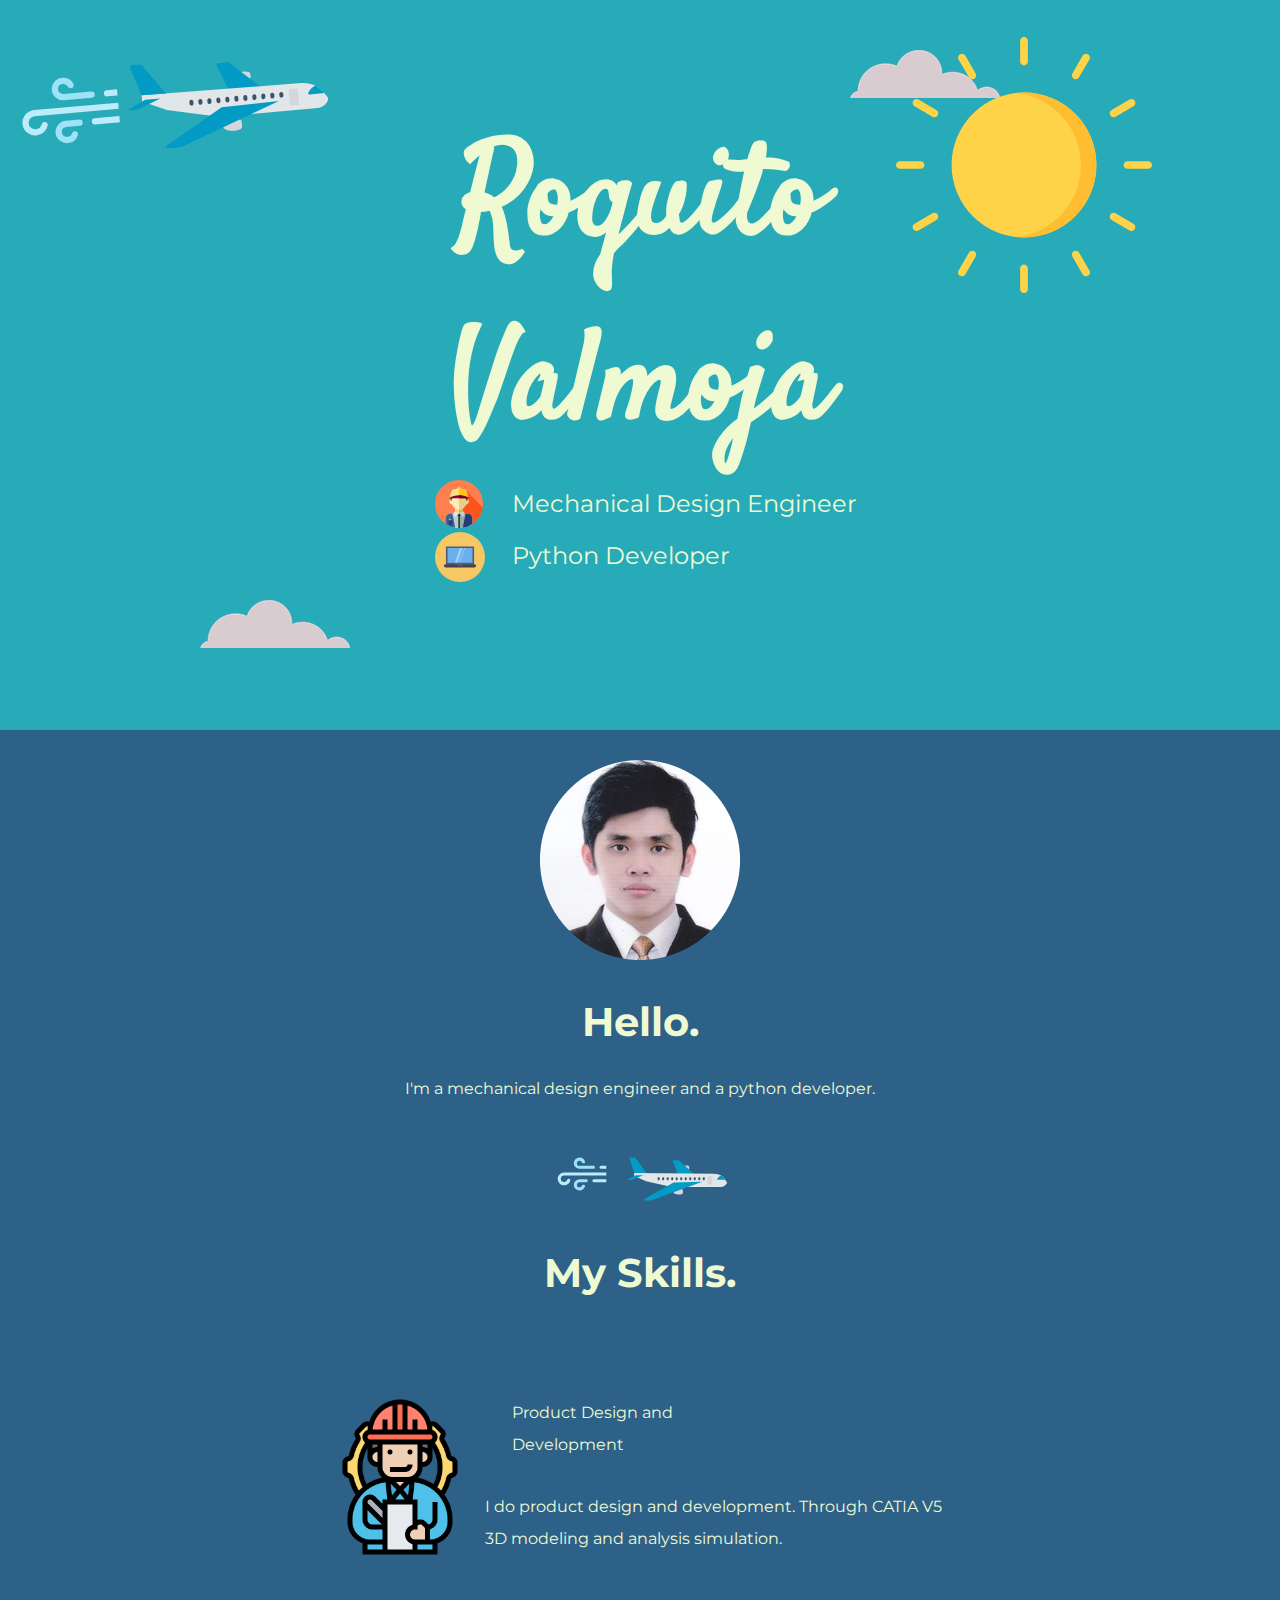
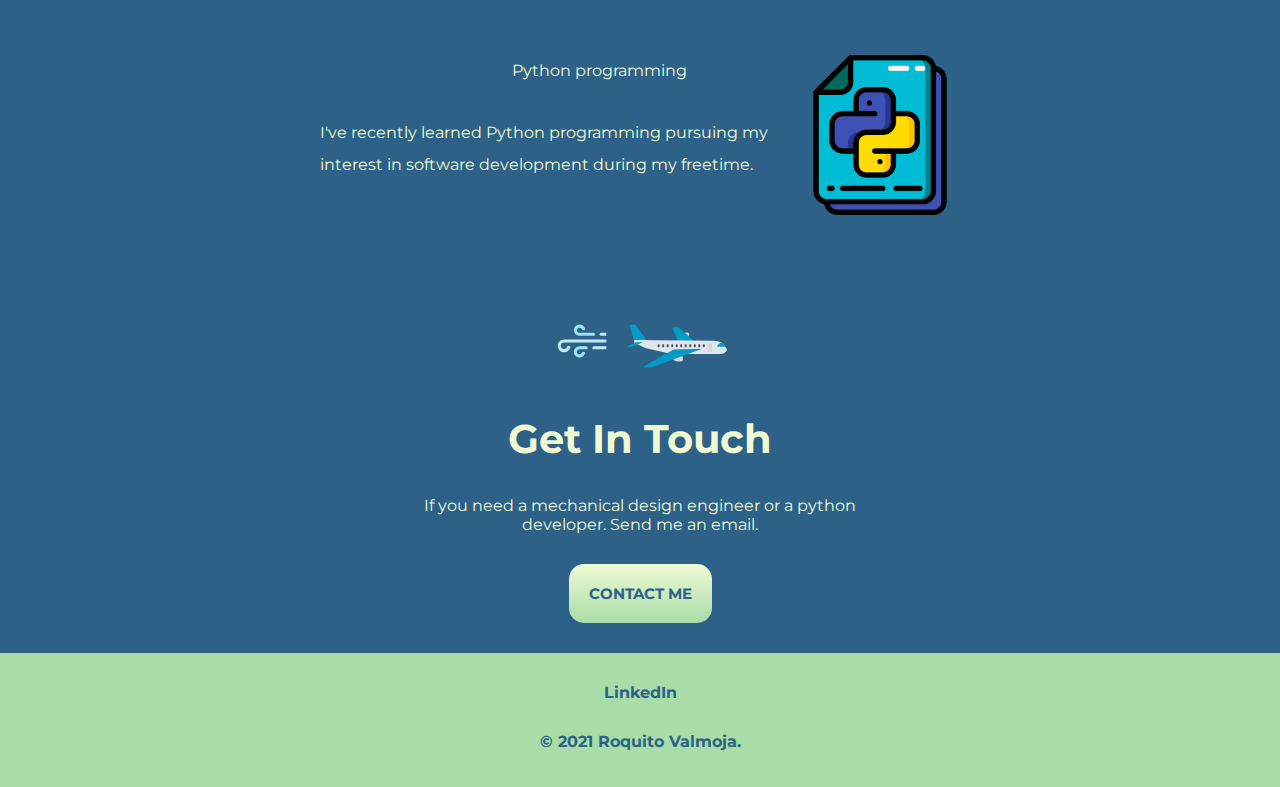
<file: index.html>
<!DOCTYPE html>
<html lang="en">
<head>
    <meta charset="UTF-8">
    <meta http-equiv="X-UA-Compatible" content="IE=edge">
    <meta name="viewport" content="width=device-width, initial-scale=1.0">
    <title>Roquito Valmoja</title>
    <link rel="stylesheet" href="css/styles.css">
    <link rel="icon" href="favicon.ico">
</head>
<body>
  <div class="container">
    <div class="top-container">
        <img class="top-cloud" src="images/cloud.png" alt="cloud-img">
        <img class="plane-lines" src="[data-uri]" />
        <img class="plane" src="[data-uri]" />
        <img class="sun" src="[data-uri]" />
        <h1 class="name-info">Roquito</h1>
        <h1 class="name-info-2">Valmoja</h1>
        <div class="brief-description">
          <div class="mechanical-engineer">
            <div class="engineer-icon">
              <img class="engineer-icon" src="[data-uri]" />
            </div>
            <div class="engineer-info">
              <h2 class="name-info">Mechanical Design Engineer</h2>
            </div>
          </div>
          <div class="python-developer">
            <div class="python-icon">
              <img class="python-icon" src="[data-uri]" />
            </div>
            <div class="python-developer-info">
              <h2 class="name-info">Python Developer</h2>
            </div>
          </div>
        </div>
        <img class="bottom-cloud" src="images/cloud.png" alt="cloud-img">
        <link href="https://fonts.googleapis.com/css2?family=Montserrat:wght@100&family=Roboto:wght@100&family=Satisfy&display=swap" rel="stylesheet">
    </div>
    <div class="middle-container">
        <div class="profile">
          <img src="images/roquito_valmoja_image-modified.png" alt="profile-photo">
          <h2>Hello.</h2>
          <p class="profile-description">I'm a mechanical design engineer and a python developer.</p>
        </div>
        <div class="plane-line-break">
          <img class="plane-lines-2" src="[data-uri]" />
          <img class="plane-2" src="[data-uri]" />  
        </div>
        <div class="skills">
          <h2>My Skills.</h2>
          <div class="skill-row">
            <div class="catia-v5">
              <img class="engineer-image" src="images/technician.png" alt="engineer-icon"/>
              <!-- <div>
                <div class="engineer-image-author">Icons made by <a href="https://www.flaticon.com/authors/eucalyp" title="Eucalyp">Eucalyp</a> from <a href="https://www.flaticon.com/" title="Flaticon">www.flaticon.com</a></div>
              </div> -->
            </div>
            <h3>Product Design and Development</h3>
            <p class="skill-description">I do product design and development. Through CATIA V5 3D modeling and analysis simulation.</p>
          </div>
          <div class="skill-row">
            <div>
              <img class="python-image" src="images/file.png" alt="python-icon">
              <!-- <div class="python-image-author">Icons made by <a href="https://www.flaticon.com/authors/smashicons" title="Smashicons">Smashicons</a> from <a href="https://www.flaticon.com/" title="Flaticon">www.flaticon.com</a></div> -->
              <h3>Python programming</h3>
              <p class="skill-description">I've recently learned Python programming pursuing my interest in software development during my freetime.</p>
            </div>
          </div>
        </div>
        <div class="plane-line-break">
          <img class="plane-lines-2" src="[data-uri]" />
          <img class="plane-2" src="[data-uri]" />  
        </div>
        <!-- <hr> -->
        <div class="contact-me">
          <h2>Get In Touch</h2>
          <h3>If you need a mechanical design engineer or a python developer. Send me an email.</h3>
          <!-- <p>Lorem ipsum dolor sit amet, in quis, aenean amet. Phasellus sodales, tellus donec dui, ornare erat.</p> -->
          <a class="btn" href="mailto:valmoja.roquito.b@gmail.com">CONTACT ME</a>
        </div>
      </div>
      <div class="bottom-container">
        <a class="footer-link" href="http://www.linkedin.com/in/roquito-valmoja-7a0109b8">LinkedIn</a>
        <!-- <a class="footer-link" href="https://twitter.com/">Twitter</a> -->
        <!-- <a class="footer-link" href="https://www.appbrewery.co/">Website</a> -->
        <p class="copyright">© 2021 Roquito Valmoja.</p>
      </div>  
  </div>    
</body>
</html>
</file>
<file: css/styles.css>
body {
    margin: 0;
    text-align: center;
    font-family: 'Montserrat', sans-serif;
}
h2 {
    color: #EFFAD3;
    font-size: 2.5rem;
}

h3 {
    color: #EFFAD3;
    font-size: 1rem;
    font-weight: normal;
    width: 40%;
    margin: 0 auto 30px;
}
p {
    color: #EFFAD3;
}
img.plane {
    position: absolute;
    height: 200px;
    transform: rotate(-5deg);
    left: 10%;
    top: 0;
}
img.plane-lines {
    position: absolute;
    height: 100px;
    transform: rotate(175deg);
    top:60px;
    left: 20px;
}
img.sun {
    position: absolute;
    right: 10%;
    width: 20%;
    top: 5%;
}
div.top-container {
    position: relative;
    top: 0;
    background-color: #28ABB9;
    width: 100%;
    margin-top: 0px;
    padding-top: 60px;
    padding-bottom: 150px;
}

div.top-container img.bottom-cloud {
    position: absolute;
    left: 200px;
    top: 600px;
}

div.top-container img.top-cloud {
    position: absolute;
    top: 50px;
    right: 280px;
    padding-top: 0px;
}

.name-info {
    margin-top: 20px;
}

/* div.skills h2 {
    margin-top: 50px;
} */

div.middle-container {
    background-color: #2D6187;
    padding-top: 30px;
    padding-bottom: 30px;
}
div.plane-line-break {
    position: relative;
    width: 50%;
    height: 100px;
    margin: 0 auto;
    /* padding-bottom: 50px;
    padding-top: 50px; */
}
img.plane-2 {
    position: absolute;
    height: 100px;
    left: 48%;
    top: 15%;
}
img.plane-lines-2 {
    position: absolute;
    width: 50px;
    transform: rotate(180deg);
    left: 37%;
    top: 35%;
}
div h1.name-info {
    font-family: 'Satisfy', cursive;
    font-size: 8rem;
    margin: 50px auto 0 auto;
    color: #EFFAD3;
}
div h1.name-info-2 {
    font-family: 'Satisfy', cursive;
    font-size: 8rem;
    margin: 0;
    color: #EFFAD3;
}
h2.name-info {
    font-size: 1.5rem;
    color: #EFFAD3;
    font-weight: normal;
    margin: auto;
    line-height: 2;
    text-align: left;
    height: auto;
}
div.brief-description {
    width: 50%;
    height: 100px;
    margin: auto;
}
div.mechanical-engineer {
    position: relative;
    margin: auto;
    height: auto;
    align-items: center;
}
div.engineer-icon {
    position: absolute;
    width: 48px;
    height: auto;
    align-items: center;
    left: 18%;
}
img.engineer-icon {
    position: relative;
    left: 0px;
    height: 3rem;
}
div.engineer-info {
    position: absolute;
    left: 30%;
    height: auto;
}
div.python-developer {
    position: relative;
    margin: auto;
    height: auto;
    align-items: center;
    top: 52px;
}
div.python-icon {
    position: absolute;
    width: 48px;
    height: auto;
    align-items: center;
    left: 18%;
}
img.python-icon {
    position: relative;
    left: 0px;
    height: 50px;
}
div.python-developer-info {
    position: absolute;
    left: 30%;
}
/**/

img.engineer-image {
    width: 25%;
    float: left;
    margin-right: 5px;
}
img.python-image {
    width: 25%;
    float: right;
    margin-left: 5px;
}
dev.engineer-image-author {
    height: 1em;
}

.skill-row {
    width: 50%;
    margin: 100px auto;
    color: #EFFAD3;
    line-height: 2;
    text-align: left;
}

p.skill-description {
    text-align: left;
}

.profile-description {
    color: #EFFAD3;
}
.btn {
    background: #EFFAD3;
    background-image: -webkit-linear-gradient(top, #EFFAD3, #A8DDA8);
    background-image: -moz-linear-gradient(top, #EFFAD3, #A8DDA8);
    background-image: -ms-linear-gradient(top, #EFFAD3, #A8DDA8);
    background-image: -o-linear-gradient(top, #EFFAD3, #A8DDA8);
    background-image: -webkit-gradient(to bottom, #EFFAD3, #A8DDA8);
    -webkit-border-radius: 20px;
    -moz-border-radius: 20px;
    border-radius: 15px;
    color: #2D6187;
    font-family: 'Montserrat', sans-serif;
    font-size: 15px;
    font-weight: bold;
    padding: 20px;
    text-decoration: none;
    display: inline-block;
    cursor: pointer;
    text-align: center;
 }
 
 .btn:hover {
    background: #28ABB9;
    border: solid #28ABB9 0px;
    -webkit-border-radius: 20px;
    -moz-border-radius: 20px;
    border-radius: 15px;
    text-decoration: none;
    color: #EFFAD3;
 }
 
div.bottom-container {
    background-color: #A8DDA8;
    margin-bottom: 0px;
    padding-bottom: 20px;
    padding-top: 30px;
}
a.footer-link {
    padding-top: 0px;
    /* padding-bottom: 50px; */
    text-decoration: none;
    color: #2D6187;
    font-weight: bold;
    padding-left: 5px;
    padding-right: 5px;
}
a.footer-link:hover {
    padding-top: 0px;
    /* padding-bottom: 50px; */
    text-decoration: none;
    color: #28ABB9;
    font-weight: bold;
}

 p.copyright {
     color: #2D6187;
     font-weight: bold;
     margin-top: 30px;
 }
</file>
